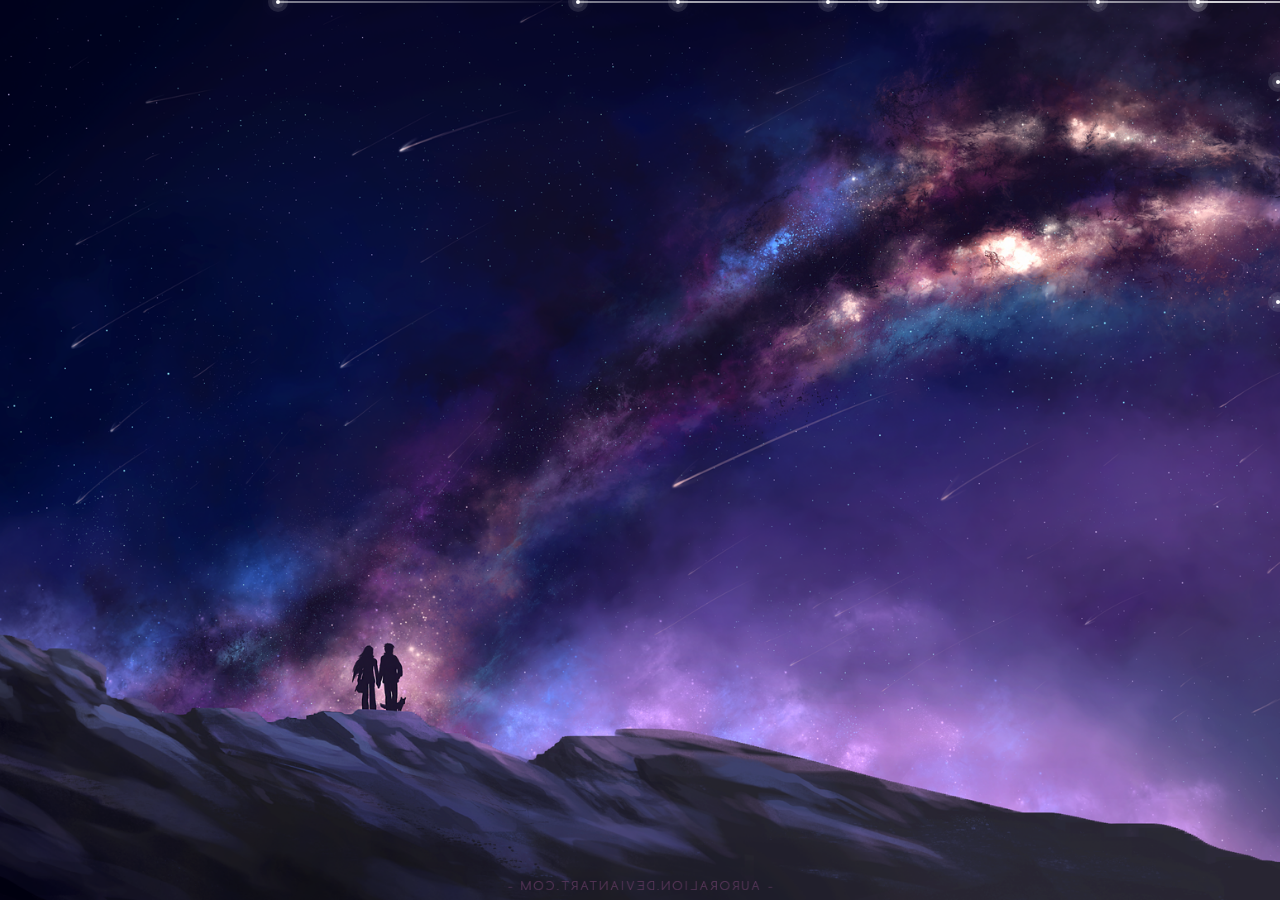
<file: index.html>
<!DOCTYPE html>
<html lang="en">
<head>
    <meta charset="UTF-8">
    <meta name="viewport" content="width=device-width, initial-scale=1.0">
    <title>Rina Shooting Stars</title>
    <link rel="stylesheet" href="root/css/styles.css">
</head>
<body>
    <section>
        <span></span style="animation-delay: 10s">
        <span></span>
        <span></span>
        <span></span>
        <span></span>
        <span></span>
        <span></span>
        <span></span>
        <span></span>
        <span></span>

        <div class="quote-line" style="animation-delay: 0.5s;">
            <a href="https://your-one-time.my.canva.site/rina-website">
                <img src="root/css/line1.png" alt="quote" id="when">
                <img src="root/css/line2.png" alt="quote" id="you">
                <img src="root/css/line3.png" alt="quote" id="wish">
                <img src="root/css/line4.png" alt="quote" id="upon">
                <img src="root/css/line5.png" alt="quote" id="a">
            </a>
            
        </div>
    </section>
    
</body>
</html>
</file>
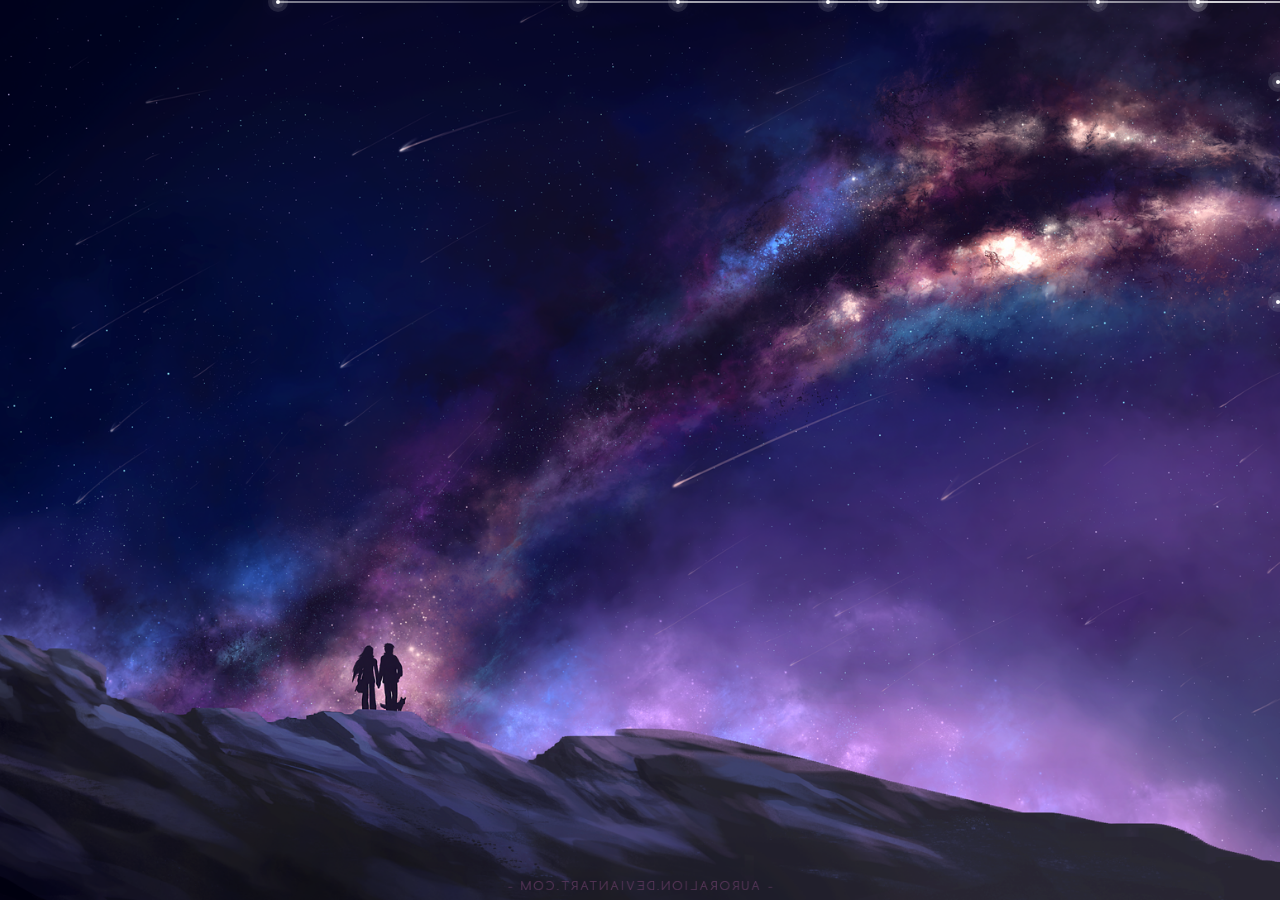
<file: root/index.html>
<!DOCTYPE html>
<html lang="en">
<head>
    <meta charset="UTF-8">
    <meta name="viewport" content="width=device-width, initial-scale=1.0">
    <title>Rina Shooting Stars</title>
    <link rel="stylesheet" href="css/styles.css">
</head>
<body>
    <section>
        <span></span style="animation-delay: 10s">
        <span></span>
        <span></span>
        <span></span>
        <span></span>
        <span></span>
        <span></span>
        <span></span>
        <span></span>
        <span></span>

        <div class="quote-line" style="animation-delay: 0.5s;">
            <a href="https://your-one-time.my.canva.site/rina-website">
                <img src="css/line1.png" alt="quote" id="when">
                <img src="css/line2.png" alt="quote" id="you">
                <img src="css/line3.png" alt="quote" id="wish">
                <img src="css/line4.png" alt="quote" id="upon">
                <img src="css/line5.png" alt="quote" id="a">
            </a>
            
        </div>
    </section>
    
</body>
</html>
</file>
<file: root/css/styles.css>
body {
    overflow: hidden;
    margin: 0;
    padding: 0;
    box-sizing: border-box;

}

section {
    margin: 0;
    padding: 0;
    /* Move the image down a little */
    position: relative;
    background-image: url('bg.png'); /* Replace 'background.jpg' with your image file path */
    background-size: cover;
    background-position: center;
    background-repeat: no-repeat;
    height: 100vh; /* Ensure the background covers the full viewport height */
    display: flex;
    align-items: center;
    justify-content: center;
    
    color: #fff; /* Optional: Set text color to be visible on the background */
    text-align: center;
}

.quote-line {
    padding-bottom: 270px;
    width: 40%;
    height: auto;
    margin: 0 auto;
    animation: fade-in 5s ease-in-out forwards;
    opacity: 0;
    font-family: 'Dancing Script', cursive;
    text-align: center;
}

#when {
    width: 50%;
}

#you {
    width: 50%;

}

#wish {
    width: 50%;

}

#upon {
    width: 50%;
}

#a {
    width: 75%;
}
@keyframes fade-in {
    0% {
        opacity: 0;
    }
    100% {
        opacity: 1;
    }
}

span {
    position: absolute;
    top: 50%;
    left: 50%;
    width: 4px;
    height: 4px;
    background: #fff;
    border-radius: 50%;
    box-shadow: 0 0 0 4px rgba(255, 255, 255, 0.1), 0 0 0 8px rgba(255, 255, 255, 0.1), 0 0 20px rgba(255, 255, 255, 1);
    animation: animate 3s linear infinite;
}

span::before {
    content: '';
    position: absolute;
    top: 50%;
    transform: translateY(-50%);
    width: 300px;
    height: 1px;
    background: linear-gradient(90deg, #fff, transparent);

}

@keyframes animate {
    0% {
        transform: rotate(335deg) translateX(0);
        opacity: 1;
    }

    100% {
        transform: rotate(335deg) translateX(-1000px);
        opacity: 0;
    }
}

span:nth-child(1) {
    top: 0;
    right: 80px;
    left: initial;
    animation-delay: 0.2s;
    animation-duration: 1s;
}

span:nth-child(2) {
    top: 0;
    right: 80px;
    left: initial;
    animation-delay: 0.2s;
    animation-duration: 3s;
}

span:nth-child(3) {
    top: 80px;
    right: 0px;
    left: initial;
    animation-delay: 0.4s;
    animation-duration: 2s;
}

span:nth-child(4) {
    top: 0px;
    right: 180px;
    left: initial;
    animation-delay: 0.6s;
    animation-duration: 1.5s;
}

span:nth-child(5) {
    top: 0px;
    right: 400px;
    left: initial;
    animation-delay: 0.8s;
    animation-duration: 2.5s;
}

span:nth-child(6) {
    top: 0px;
    right: 600px;
    left: initial;
    animation-delay: 1s;
    animation-duration: 3s;
}

span:nth-child(7) {
    top: 300px;
    right: 0px;
    left: initial;
    animation-delay: 1.2s;
    animation-duration: 1.75s;
}

span:nth-child(8) {
    top: 0px;
    right: 700px;
    left: initial;
    animation-delay: 1.4s;
    animation-duration: 1.25s;
}

span:nth-child(9) {
    top: 0px;
    right: 1000px;
    left: initial;
    animation-delay: 0.75s;
    animation-duration: 2.25s;
}

span:nth-child(10) {
    top: 0px;
    right: 450px;
    left: initial;
    animation-delay: 2.75s;
    animation-duration: 2.25s;
}

@keyframes fade-out {
    0% {
        opacity: 1;
    }
    100% {
        opacity: 0;
    }
}
</file>
